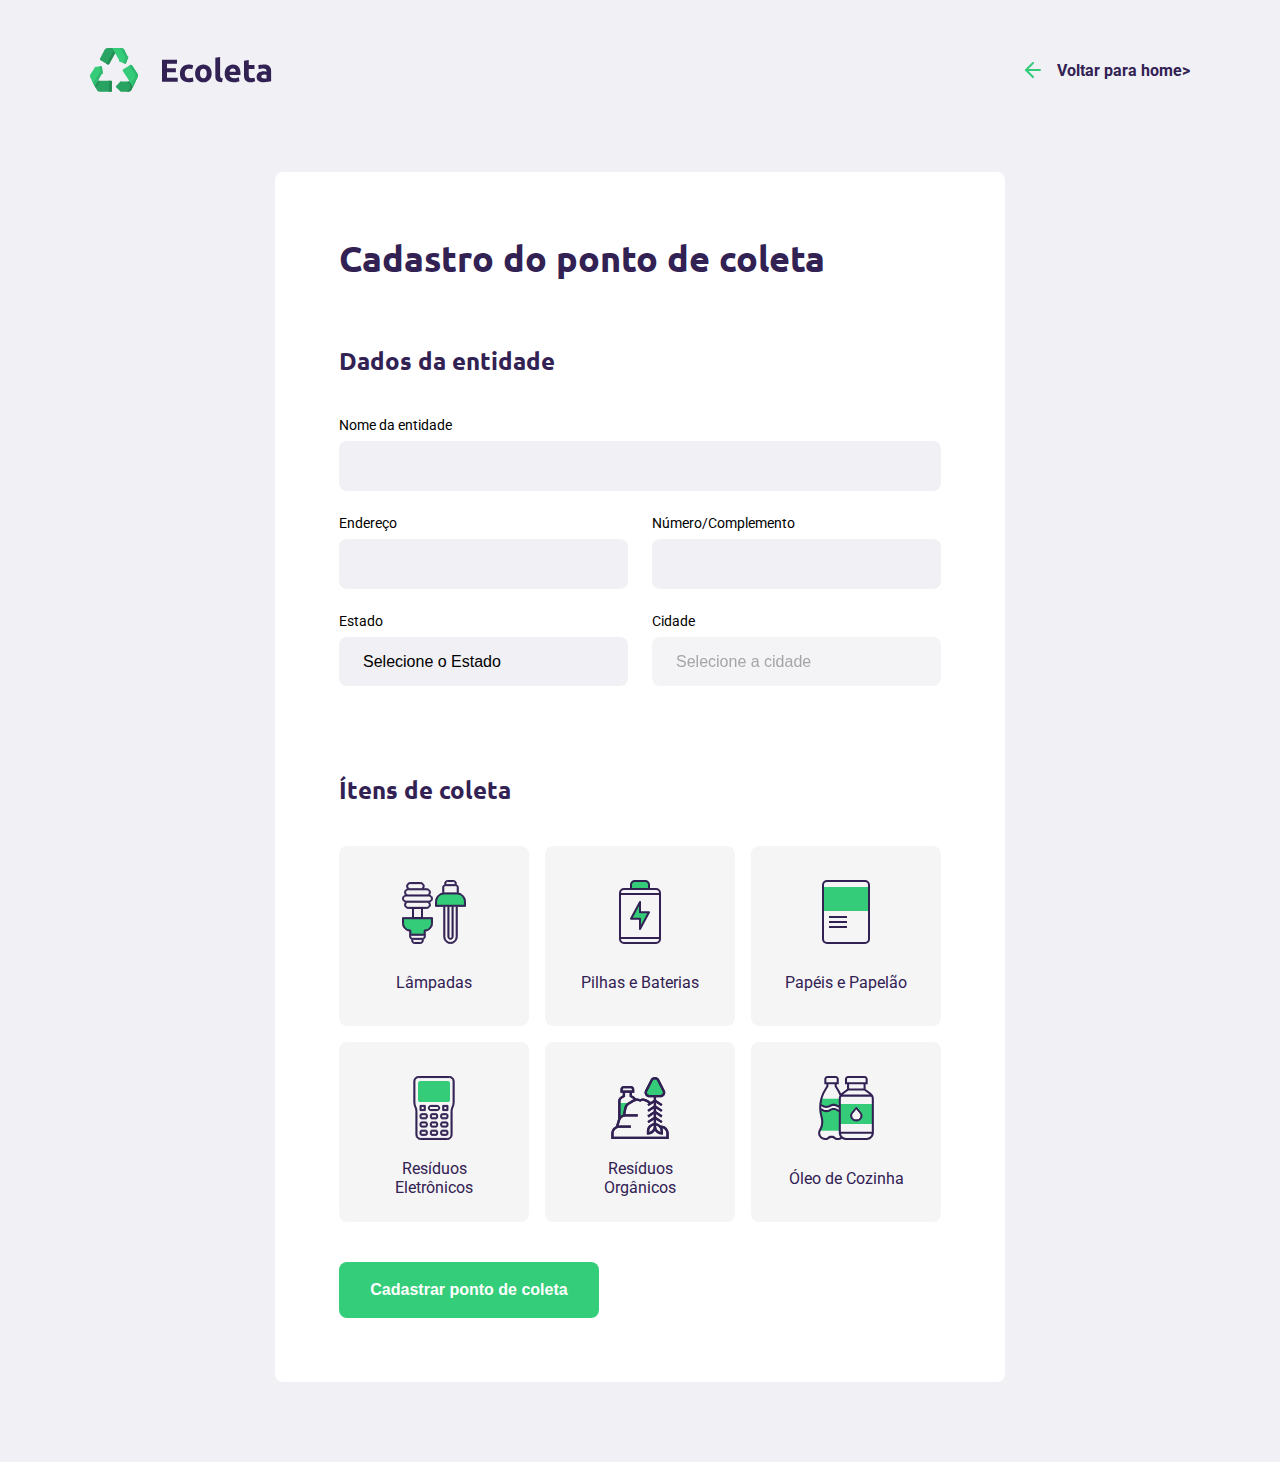
<file: create-point.html>
<!DOCTYPE html>
<html lang="pt_br">
  <head>
    <meta charset="UTF-8" />
    <meta http-equiv="X-UA-Compatible" content="IE=edge" />
    <meta name="viewport" content="width=device-width, initial-scale=1.0" />
    <title>Criar um ponto de coleta</title>

    <link rel="stylesheet" href="./styles/main.css" />
    <link rel="stylesheet" href="./styles/create-point.css" />

    <link rel="stylesheet" href="./styles/responsive.css" />

    <link rel="preconnect" href="https://fonts.googleapis.com" />
    <link rel="preconnect" href="https://fonts.gstatic.com" crossorigin />
    <link
      href="https://fonts.googleapis.com/css2?family=Roboto+Mono&family=Roboto:wght@300;500;700&family=Ubuntu:wght@700&display=swap"
      rel="stylesheet"
    />
  </head>
  <body>
    <div id="page-create-point">
      <header>
        <img src="./assets/logo.svg" alt="Logomarca" />
        <a href="/index.html">
          <span></span>
          Voltar para home>
        </a>
      </header>

      <form action="">
        <h1>Cadastro do ponto de coleta</h1>

        <fieldset>
          <legend>
            <h2>Dados da entidade</h2>
          </legend>
          <div class="field">
            <label for="name">Nome da entidade</label>
            <input type="text" name="name" required />
          </div>

          <div class="field-group">
            <div class="field">
              <label for="address">Endereço</label>
              <input type="text" name="address" required />
            </div>
            <div class="field">
              <label for="number">Número/Complemento</label>
              <input type="text" name="number" required />
            </div>
          </div>

          <div class="field-group">
            <div class="field">
              <label for="state">Estado</label>
              <select name="uf" required>
                <option value="">Selecione o Estado</option>
              </select>
              <input type="hidden" name="state" />
            </div>

            <div class="field">
              <label for="city">Cidade</label>
              <select name="city" disabled required>
                <option value="">Selecione a cidade</option>
              </select>
            </div>
          </div>
        </fieldset>

        <fieldset>
          <legend>
            <h2>Ítens de coleta</h2>
          </legend>
          <div class="items-grid">
            <li data-id="1">
              <img src="/assets/lampadas.svg" alt="Lâmpadas" />
              <span>Lâmpadas</span>
            </li>

            <li data-id="2">
              <img src="/assets/baterias.svg" alt="Pilhas e Baterias" />
              <span>Pilhas e Baterias</span>
            </li>

            <li data-id="3">
              <img src="/assets/papeis-papelao.svg" alt="Papéis e Papelão" />
              <span>Papéis e Papelão</span>
            </li>

            <li data-id="4">
              <img src="/assets/eletronicos.svg" alt="Resíduos Eletrônicos" />
              <span>Resíduos Eletrônicos</span>
            </li>

            <li data-id="5">
              <img src="/assets/organicos.svg" alt="Resíduos Orgânicos" />
              <span>Resíduos Orgânicos</span>
            </li>

            <li data-id="6">
              <img src="/assets/oleo.svg" alt="Óleo de Cozinha" />
              <span>Óleo de Cozinha</span>
            </li>
          </div>
          <input type="hidden" name="items" />
        </fieldset>

        <button type="submit">Cadastrar ponto de coleta</button>
      </form>
    </div>
    <script src="./scripts/create-point.js"></script>
  </body>
</html>
</file>
<file: styles/main.css>
:root {
  --title-color: #322153;
  --primary-color: #34cd79;
}

* {
  margin: 0;
  padding: 0;

  box-sizing: border-box;
}

html {
  font-family: Roboto, sans-serif;
}

body {
  background: #f0f0f5;
  -webkit-font-snoothing: antialiased;
}

a {
  text-decoration: none;
}

h1,
h2,
h3,
h4,
h5,
h6 {
  font-family: 'Ubuntu', sans-serif;
  color: var(--title-color);
}

/*Box model:
- Modelo de caixa
Toda caixa tem: 
  - Largura,
  - Altura, 
  - Espaçamento, 
  - Preenchimentos,
  - Bordas, 
  - Cor, 
  - Fundo, 
  - Maneira que é vista pelo html (display),
  - Posicionamento, 
  - Alinhamentos
*/
</file>
<file: styles/create-point.css>
#page-create-point {
  width: 90%;
  max-width: 1100px;

  /* alinhamento de caixa (pelo lado de fora da caixa)*/
  margin: 0 auto;
}

#page-create-point header {
  margin-top: 48px;

  display: flex;
  justify-content: space-between;
  align-items: center;
}

#page-create-point header a {
  color: var(--title-color);
  font-weight: bold;

  display: flex;
  align-items: center;
}

#page-create-point header a span {
  margin-right: 16px;
  background-image: url(../assets/arrow-left.svg);

  display: flex;

  width: 20px;
  height: 24px;
}

form {
  background-color: white;

  margin: 80px auto;
  padding: 64px;

  border-radius: 8px;

  max-width: 730px;
}

form h1 {
  font-size: 36px;
}

form fieldset {
  margin-top: 64px;
  border: 0;
}

form legend {
  margin-bottom: 40px;
}

form legend h2 {
  font-size: 24px;
}

form .field {
  flex: 1;
  display: flex;
  flex-direction: column;
  margin-bottom: 24px;
}

form .field-group {
  display: flex;
}

form input,
form select {
  background-color: #f0f0f5;

  border: 0;
  padding: 16px 24px;
  font-size: 16px;

  border-radius: 8px;

  /* outline: none; */
}
form select {
  -webkit-appearance: none;
  -moz-appearance: none;
  appearance: none;
}

form label {
  font-size: 14px;
  margin-bottom: 8px;
}

form .field-group .field + .field {
  margin-left: 24px;
}

form button {
  width: 260px;
  height: 56px;

  background-color: var(--primary-color);
  border-radius: 8px;

  color: white;
  font-weight: bold;
  font-size: 16px;

  border: 0;

  margin-top: 40px;

  transition: background-color 400ms;
}

form button:hover {
  background-color: #2fb86e;
}

.items-grid {
  display: grid;
  grid-template-columns: 1fr 1fr 1fr;
  gap: 16px;
}

.items-grid li {
  background-color: #f5f5f5;
  list-style: none;

  border: 2px solid #f5f5f5;
  border-radius: 8px;

  height: 180px;

  padding: 32px 24px 16px;

  display: flex;
  flex-direction: column;
  align-items: center;
  justify-content: space-between;
  text-align: center;
  cursor: pointer;
}

.items-grid li span {
  margin-top: 12px;
  flex: 1;

  display: flex;
  align-items: center;

  color: var(--title-color);
}

.items-grid li.selected {
  background: #e1faec;
  border: 2px solid #34cb79;
}

.items-grid li img,
.items-grid li span {
  pointer-events: none;
}
</file>
<file: styles/responsive.css>
@media (max-width: 900px) {
  #page-home {
    background-position-x: 70vw;
  }

  #page-home .content {
    align-items: center;
    text-align: center;
  }
  #page-home header a {
    position: absolute;
    bottom: 48px;

    left: 50%;
    transform: translateX(-50%);
  }

  #page-home main {
    align-items: center;
  }

  #page-search-results .cards {
    grid-template-columns: 1fr;
  }
  #page-search-results .cards img {
    height: 250px;
  }
}

@media (min-width: 1700px) {
  #page-home {
    background-position-x: 40vw;
  }
}
@media (max-height: 760px) {
  #page-home {
    background-position-y: 200px;
  }
} ;
</file>
